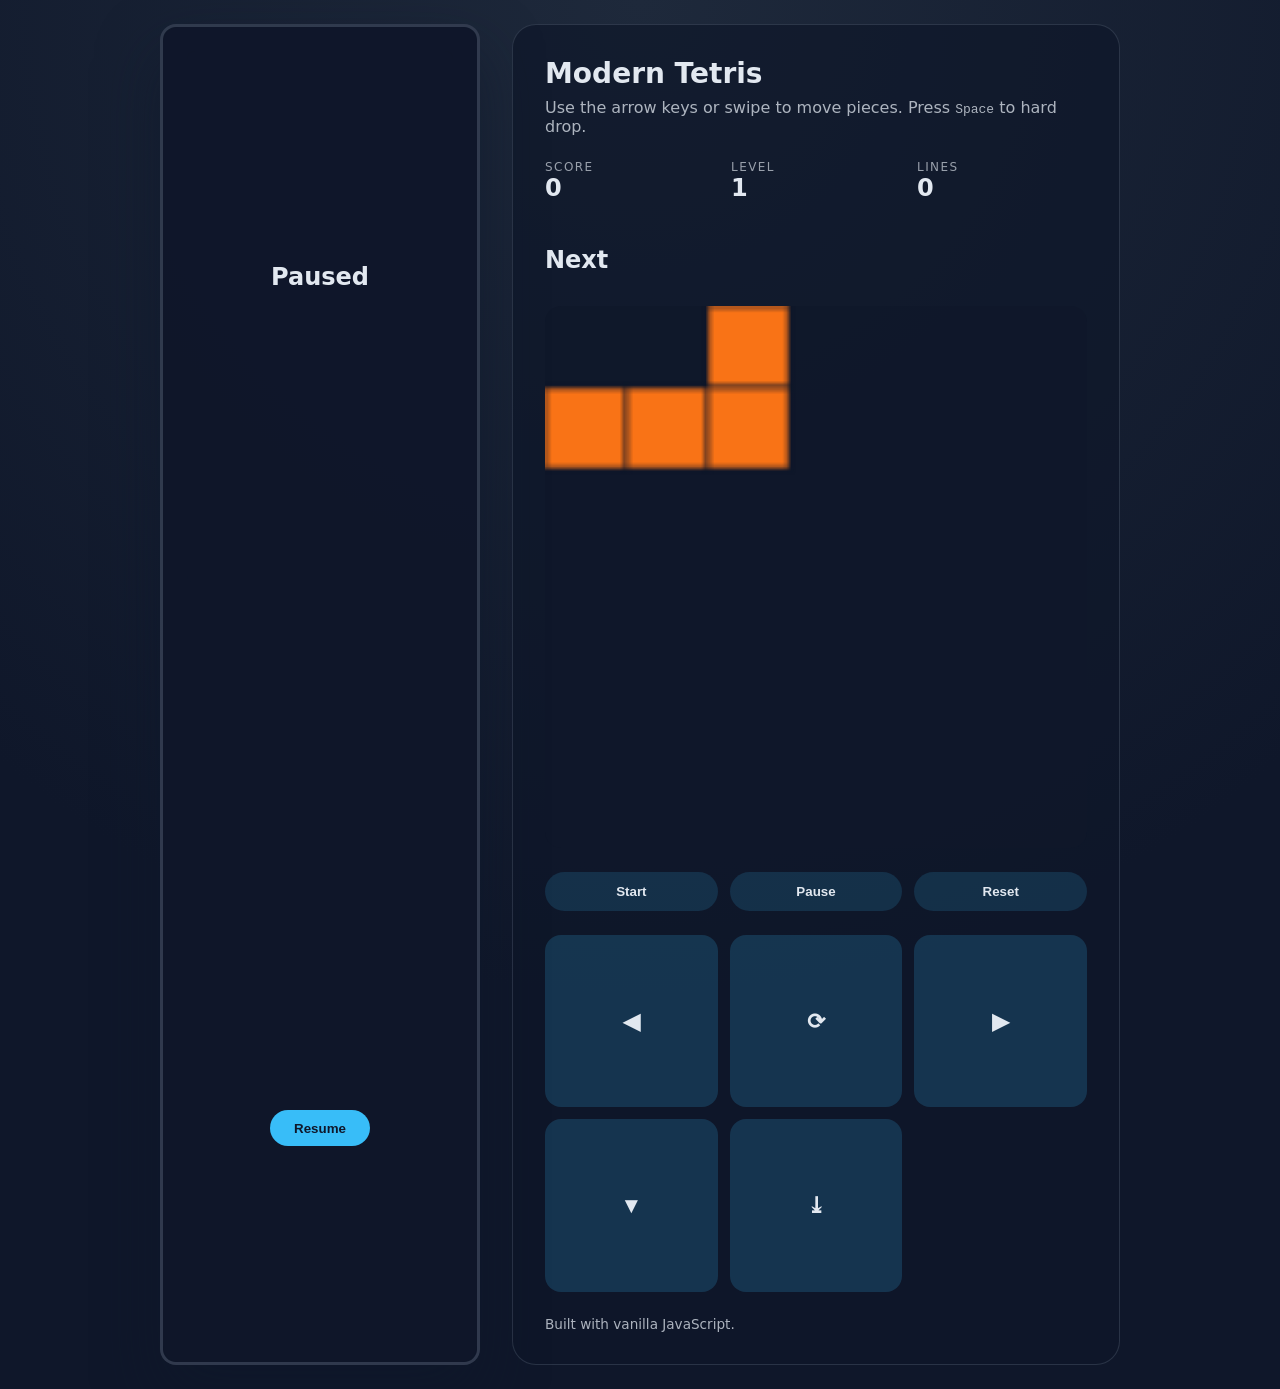
<file: index.html>
<!DOCTYPE html>
<html lang="en">
<head>
  <meta charset="UTF-8">
  <meta name="viewport" content="width=device-width, initial-scale=1.0">
  <title>Tetris Game</title>
  <link rel="stylesheet" href="styles.css">
</head>
<body>
  <main class="app">
    <section class="playfield" aria-label="Tetris playfield">
      <canvas id="board" width="240" height="480" role="presentation"></canvas>
      <div class="overlay" id="overlay" hidden>
        <h1 id="overlay-title">Paused</h1>
        <p id="overlay-subtitle"></p>
        <button type="button" id="resume-btn">Resume</button>
      </div>
    </section>
    <aside class="sidebar">
      <header>
        <h1>Modern Tetris</h1>
        <p>Use the arrow keys or swipe to move pieces. Press <kbd>Space</kbd> to hard drop.</p>
      </header>
      <dl class="stats">
        <div>
          <dt>Score</dt>
          <dd id="score">0</dd>
        </div>
        <div>
          <dt>Level</dt>
          <dd id="level">1</dd>
        </div>
        <div>
          <dt>Lines</dt>
          <dd id="lines">0</dd>
        </div>
      </dl>
      <section class="next-piece">
        <h2>Next</h2>
        <canvas id="next" width="120" height="120" role="presentation"></canvas>
      </section>
      <div class="controls">
        <button type="button" id="start-btn">Start</button>
        <button type="button" id="pause-btn">Pause</button>
        <button type="button" id="reset-btn">Reset</button>
      </div>
      <section class="touch-pad" aria-label="On-screen controls">
        <button type="button" data-action="left" aria-label="Move left">◀</button>
        <button type="button" data-action="rotate" aria-label="Rotate">⟳</button>
        <button type="button" data-action="right" aria-label="Move right">▶</button>
        <button type="button" data-action="down" aria-label="Soft drop">▼</button>
        <button type="button" data-action="drop" aria-label="Hard drop">⤓</button>
      </section>
      <footer>
        <p>Built with vanilla JavaScript.</p>
      </footer>
    </aside>
  </main>
  <script src="script.js" type="module"></script>
</body>
</html>
</file>
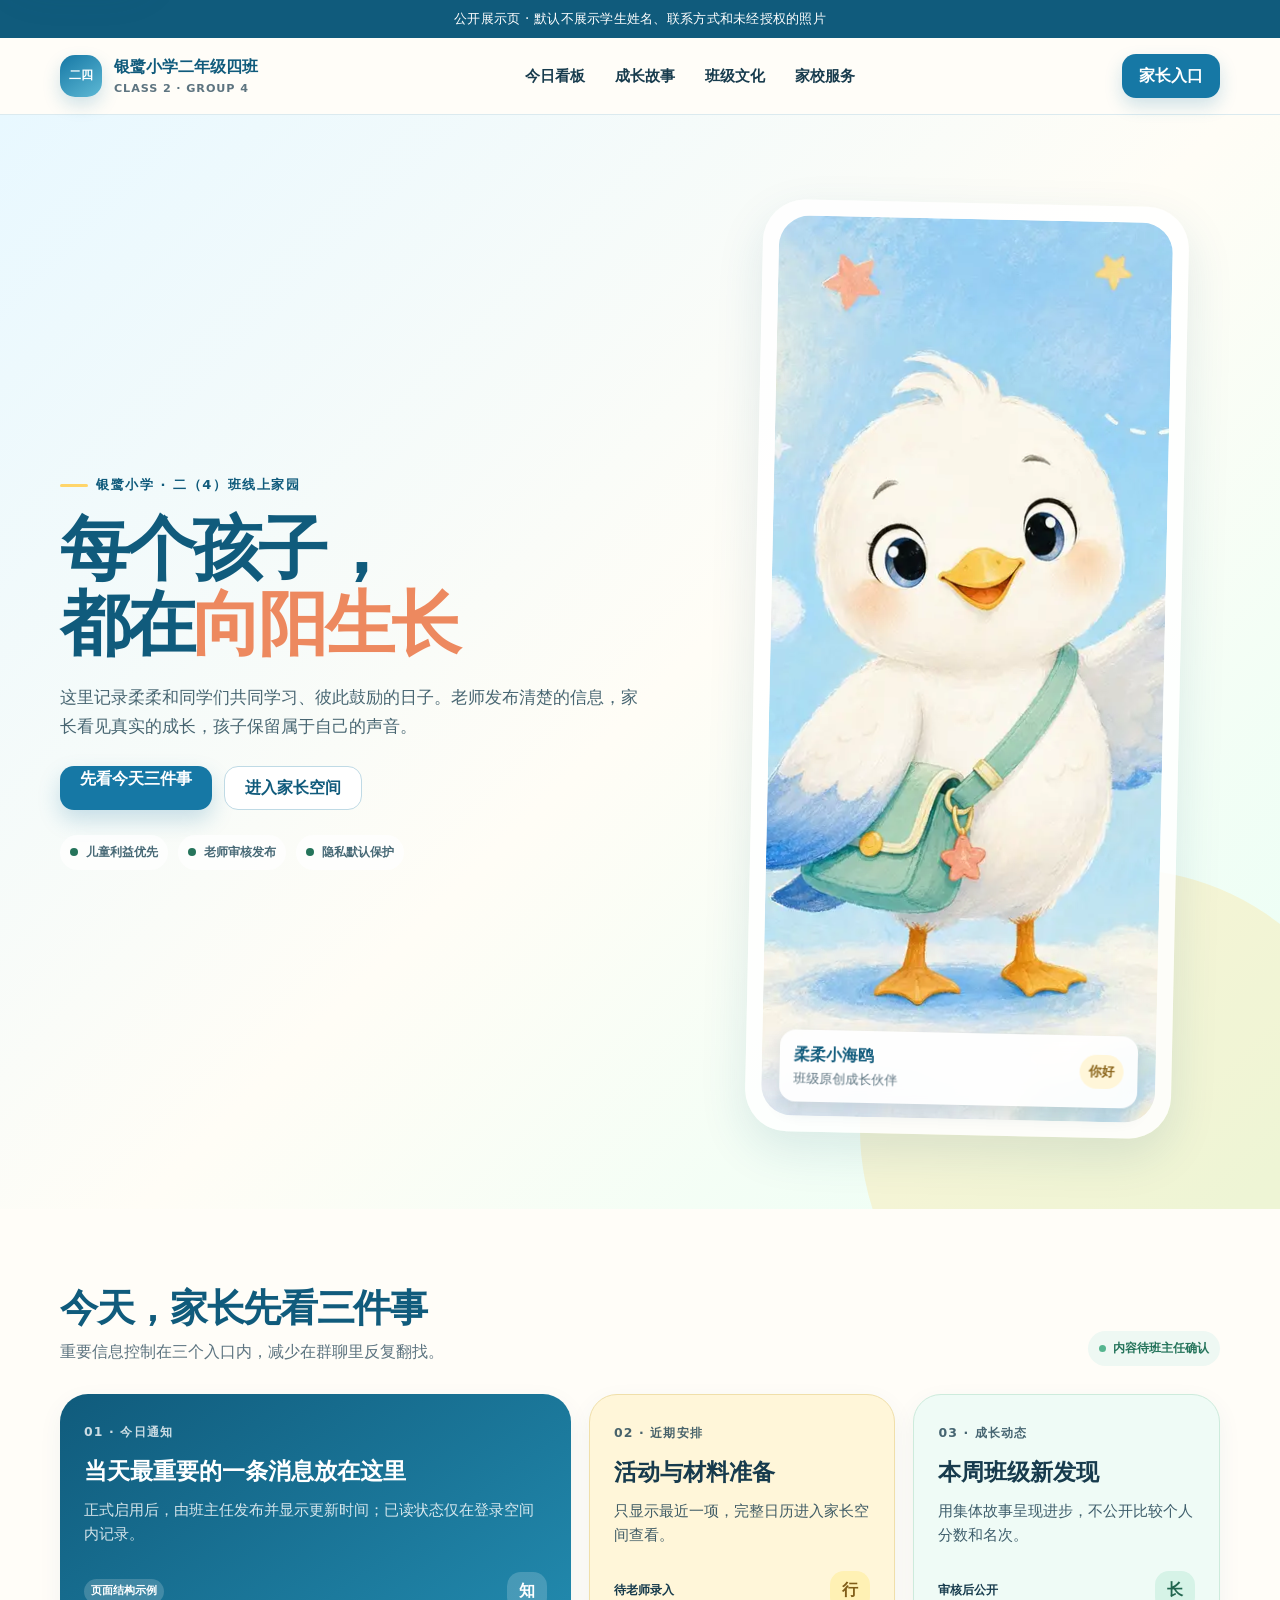
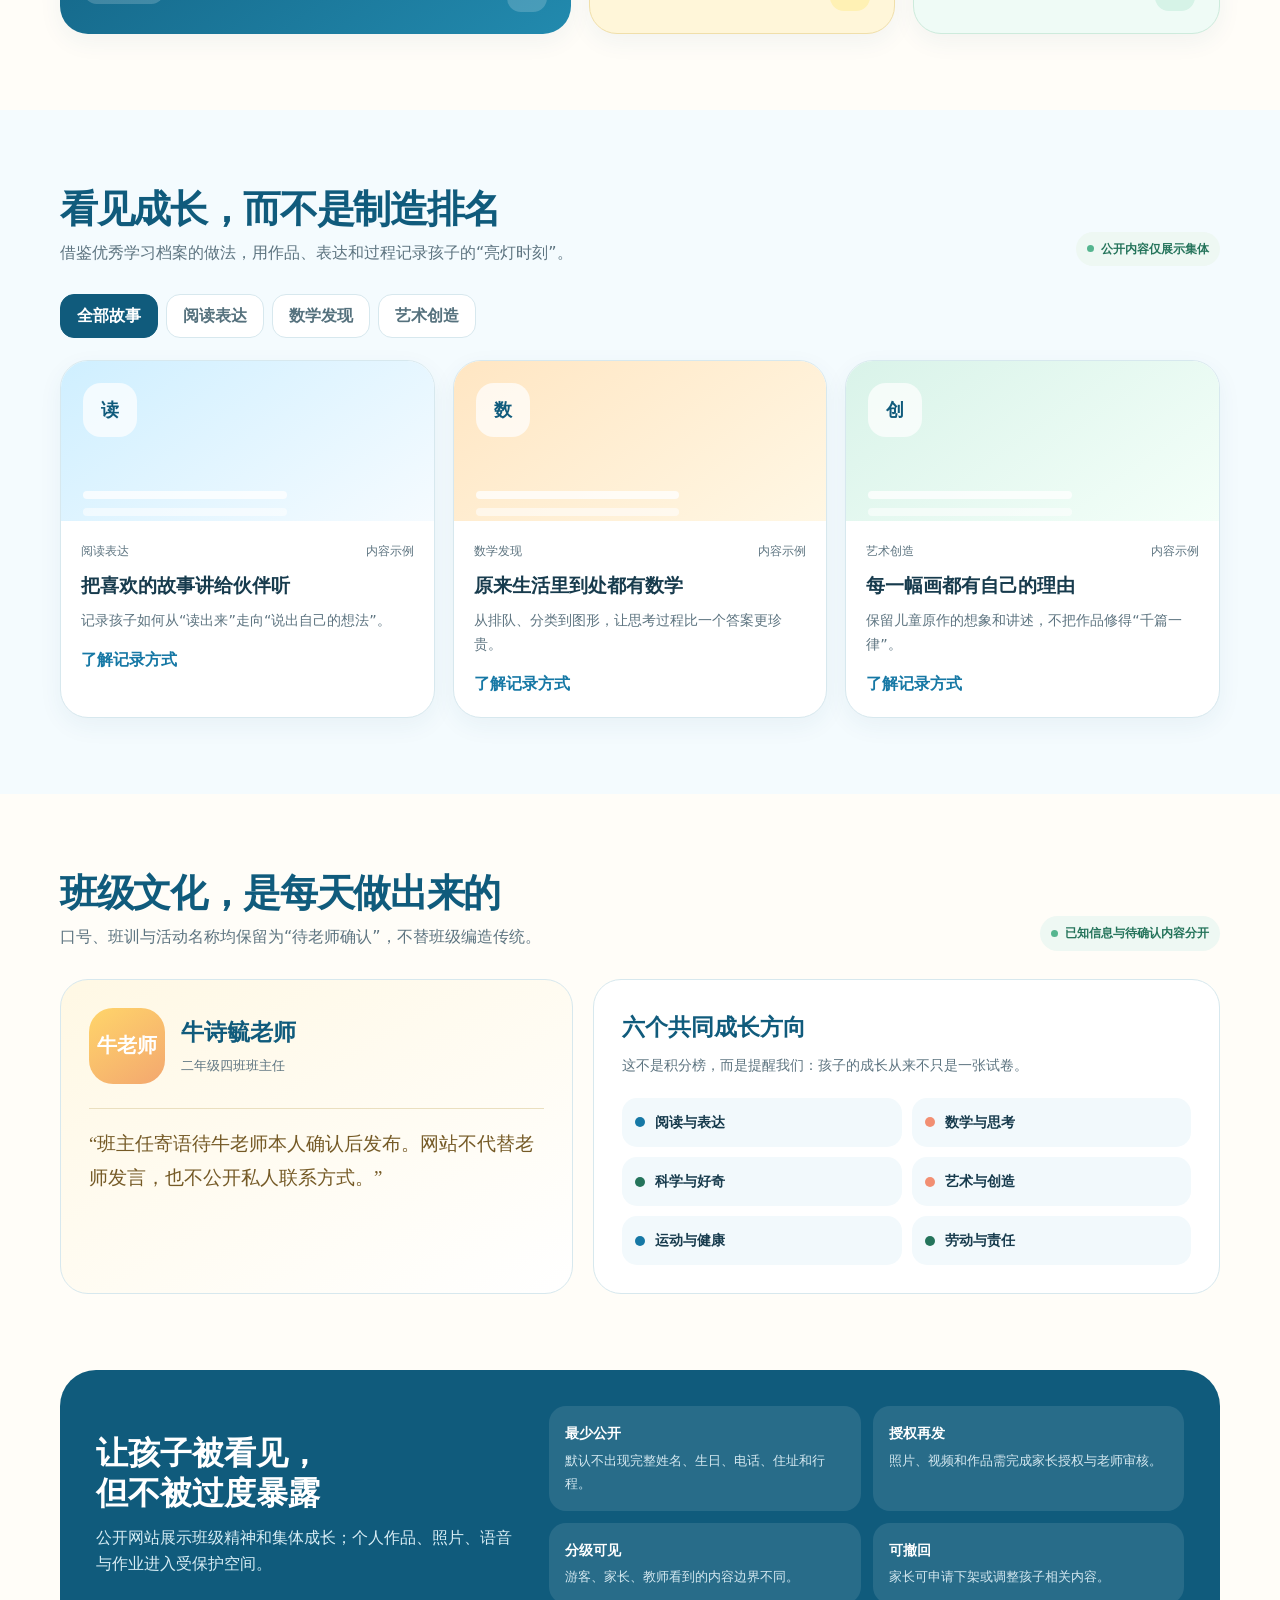
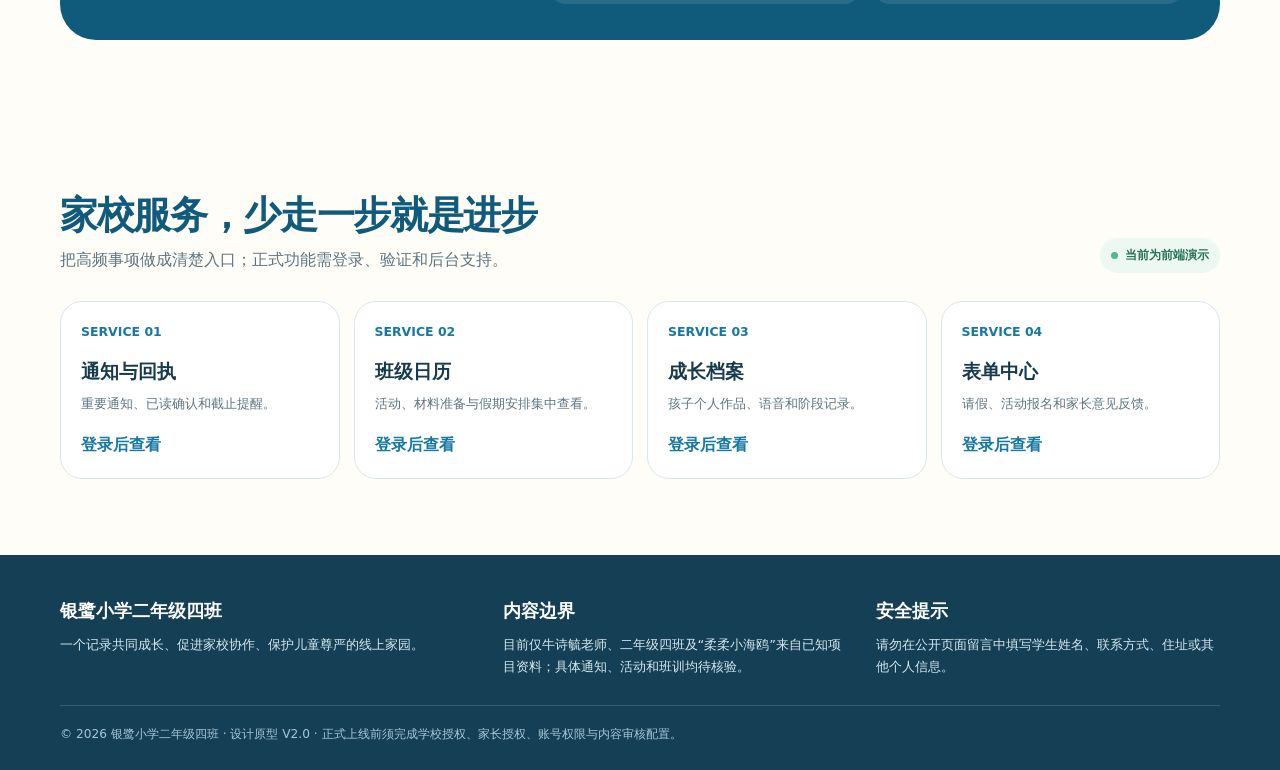
<file: class-website/index.html>
<!doctype html>
<html lang="zh-CN">
<head>
  <meta charset="utf-8">
  <meta name="viewport" content="width=device-width, initial-scale=1">
  <meta name="description" content="银鹭小学二年级四班线上家园：班级动态、成长展示与家校服务。">
  <meta name="theme-color" content="#1678a5">
  <title>银鹭小学二年级四班｜向阳生长</title>
  <style>
    :root {
      --ink:#173b4d; --muted:#5d7480; --sky:#dff4ff; --blue:#1678a5;
      --blue-dark:#105b7c; --sun:#ffd56a; --sun-soft:#fff6d9; --mint:#bfead8;
      --mint-dark:#25745b; --coral:#f28f72; --paper:#fffdf8; --white:#fff;
      --line:#d7e8ee; --shadow:0 18px 48px rgba(27,94,123,.12);
      --radius:28px; --radius-sm:18px; --max:1160px;
    }
    *{box-sizing:border-box}
    html{scroll-behavior:smooth;scroll-padding-top:96px}
    body{margin:0;color:var(--ink);background:var(--paper);font-family:"Microsoft YaHei","PingFang SC","Noto Sans CJK SC",system-ui,sans-serif;line-height:1.65}
    button,a{font:inherit}button{color:inherit}a{color:inherit;text-decoration:none}
    img{display:block;max-width:100%}.container{width:min(var(--max),calc(100% - 36px));margin:auto}
    .skip{position:fixed;left:16px;top:-80px;background:var(--white);padding:10px 16px;border-radius:12px;z-index:30;box-shadow:var(--shadow)}
    .skip:focus{top:12px}.sr-only{position:absolute!important;width:1px!important;height:1px!important;padding:0!important;margin:-1px!important;overflow:hidden!important;clip:rect(0,0,0,0)!important;white-space:nowrap!important;border:0!important}
    :focus-visible{outline:3px solid #e8774f;outline-offset:3px}
    .public-bar{background:var(--blue-dark);color:#fff;text-align:center;padding:8px 16px;font-size:.84rem;letter-spacing:.02em}
    .site-header{position:sticky;top:0;z-index:20;background:rgba(255,253,248,.94);backdrop-filter:blur(14px);border-bottom:1px solid rgba(215,232,238,.9)}
    .header-inner{height:76px;display:flex;align-items:center;justify-content:space-between;gap:24px}
    .brand{display:flex;align-items:center;gap:12px;font-weight:900;color:var(--blue-dark);white-space:nowrap}
    .brand-mark{width:42px;height:42px;border-radius:15px;background:linear-gradient(145deg,var(--blue),#5eb9d5);display:grid;place-items:center;color:#fff;font-size:.74rem;box-shadow:0 8px 18px rgba(22,120,165,.2)}
    .brand small{display:block;color:var(--muted);font-weight:600;font-size:.7rem;letter-spacing:.08em}
    .nav-links{display:flex;align-items:center;gap:6px}.nav-links a{padding:10px 12px;border-radius:12px;font-size:.92rem;font-weight:700}
    .nav-links a:hover{background:var(--sky);color:var(--blue-dark)}
    .parent-entry,.menu-button,.ghost-button,.primary-button,.tab-button,.modal-close{min-height:44px;border:0;border-radius:14px;cursor:pointer;font-weight:800}
    .parent-entry{padding:0 17px;background:var(--blue);color:#fff;box-shadow:0 8px 18px rgba(22,120,165,.2)}
    .menu-button{display:none;width:46px;background:var(--sky);font-size:0;position:relative}
    .menu-button::before,.menu-button::after,.menu-button span{content:"";position:absolute;left:13px;right:13px;height:2px;border-radius:2px;background:var(--blue-dark)}
    .menu-button::before{top:14px}.menu-button span{top:21px}.menu-button::after{top:28px}

    .hero{position:relative;overflow:hidden;padding:72px 0 58px;background:linear-gradient(135deg,#e8f8ff 0%,#fffdf6 52%,#e8fff5 100%)}
    .hero::before{content:"";position:absolute;inset:auto -100px -180px auto;width:520px;height:520px;border-radius:50%;background:rgba(255,213,106,.23)}
    .hero-grid{position:relative;display:grid;grid-template-columns:1.08fr .92fr;gap:60px;align-items:center}
    .kicker{display:inline-flex;align-items:center;gap:8px;margin-bottom:16px;color:var(--blue-dark);font-size:.82rem;font-weight:900;letter-spacing:.12em}
    .kicker::before{content:"";width:28px;height:3px;border-radius:9px;background:var(--sun)}
    h1{font-size:clamp(2.7rem,5.5vw,5.4rem);line-height:1.06;letter-spacing:-.055em;margin:0;color:var(--blue-dark)}
    h1 .accent{color:#ed895f} .hero-copy{max-width:630px;margin:22px 0 26px;font-size:1.08rem;color:#486672}
    .hero-actions{display:flex;gap:12px;flex-wrap:wrap}.primary-button,.ghost-button{padding:0 20px}
    .primary-button{background:var(--blue);color:#fff;box-shadow:0 10px 22px rgba(22,120,165,.22)}
    .ghost-button{background:#fff;border:1px solid #bfdae5;color:var(--blue-dark)}
    .trust-row{display:flex;flex-wrap:wrap;gap:10px;margin-top:25px}.trust-chip{display:flex;align-items:center;gap:8px;padding:7px 10px;border-radius:999px;background:rgba(255,255,255,.72);font-size:.78rem;font-weight:700;color:#476976}
    .trust-chip i{width:8px;height:8px;border-radius:50%;background:var(--mint-dark)}
    .mascot-card{position:relative;padding:16px;border-radius:42px;background:rgba(255,255,255,.85);box-shadow:var(--shadow);transform:rotate(1.2deg)}
    .mascot-card img{width:100%;aspect-ratio:1/1;object-fit:cover;border-radius:31px}
    .mascot-caption{position:absolute;left:34px;right:34px;bottom:30px;display:flex;justify-content:space-between;align-items:center;gap:12px;padding:12px 14px;border-radius:16px;background:rgba(255,255,255,.91);backdrop-filter:blur(10px);font-size:.83rem;box-shadow:0 8px 18px rgba(29,77,96,.12)}
    .mascot-caption strong{display:block;color:var(--blue-dark);font-size:1rem}.mascot-caption span{color:var(--muted)}
    .mascot-badge{flex:none;padding:6px 9px;border-radius:999px;background:var(--sun-soft);color:#8a6419;font-weight:900}

    section{padding:76px 0}.section-head{display:flex;justify-content:space-between;align-items:end;gap:24px;margin-bottom:28px}
    .section-head h2{margin:0;font-size:clamp(1.8rem,3vw,2.7rem);line-height:1.2;color:var(--blue-dark);letter-spacing:-.035em}.section-head p{margin:8px 0 0;color:var(--muted)}
    .status{display:inline-flex;align-items:center;gap:7px;padding:7px 11px;border-radius:999px;background:#eef8f3;color:var(--mint-dark);font-size:.78rem;font-weight:800;white-space:nowrap}.status::before{content:"";width:7px;height:7px;border-radius:50%;background:#55b58f}
    .today-grid{display:grid;grid-template-columns:1.25fr .75fr .75fr;gap:18px}
    .today-card{position:relative;min-height:240px;padding:24px;border:1px solid var(--line);border-radius:var(--radius);background:#fff;overflow:hidden;box-shadow:0 8px 24px rgba(29,86,111,.06)}
    .today-card.primary{background:linear-gradient(145deg,var(--blue-dark),#228aae);color:#fff;border:0}
    .today-card.sun{background:var(--sun-soft);border-color:#f0dfaa}.today-card.mint{background:#effbf6;border-color:#cdebdc}
    .card-label{font-size:.78rem;font-weight:900;letter-spacing:.09em;opacity:.78}.today-card h3{margin:12px 0 10px;font-size:1.46rem;line-height:1.35}.today-card p{margin:0;color:inherit;opacity:.82;font-size:.92rem}
    .card-footer{position:absolute;left:24px;right:24px;bottom:22px;display:flex;justify-content:space-between;align-items:center;gap:10px;font-size:.78rem;font-weight:800}
    .card-index{width:40px;height:40px;border-radius:14px;display:grid;place-items:center;background:rgba(255,255,255,.18);font-size:1rem}.sun .card-index{background:#fff1b4;color:#805d18}.mint .card-index{background:#d6f3e7;color:#21664f}
    .sample-note{display:inline-block;padding:3px 7px;border-radius:999px;background:rgba(255,255,255,.18);font-size:.7rem}

    .growth-section{background:#f4fbfe}.tabs{display:flex;gap:8px;flex-wrap:wrap;margin-bottom:22px}.tab-button{padding:0 16px;background:#fff;border:1px solid var(--line);color:#55717d}.tab-button[aria-selected="true"]{background:var(--blue-dark);color:#fff;border-color:var(--blue-dark)}
    .story-grid{display:grid;grid-template-columns:repeat(3,1fr);gap:18px}.story-card{border-radius:var(--radius);background:#fff;border:1px solid var(--line);overflow:hidden;box-shadow:0 8px 24px rgba(29,86,111,.06)}
    .story-cover{height:160px;padding:22px;display:flex;flex-direction:column;justify-content:space-between;background:linear-gradient(145deg,#cfefff,#f5fbff)}.story-card:nth-child(2) .story-cover{background:linear-gradient(145deg,#ffe6c3,#fff7e4)}.story-card:nth-child(3) .story-cover{background:linear-gradient(145deg,#d9f3e9,#f4fff9)}
    .cover-mark{width:54px;height:54px;border-radius:18px;background:rgba(255,255,255,.72);display:grid;place-items:center;font-weight:900;color:var(--blue-dark);font-size:1.1rem}.cover-line{width:62%;height:8px;border-radius:9px;background:rgba(255,255,255,.78);box-shadow:0 17px 0 rgba(255,255,255,.56)}
    .story-body{padding:20px}.story-meta{display:flex;justify-content:space-between;align-items:center;gap:10px;color:var(--muted);font-size:.76rem}.story-body h3{margin:9px 0 8px;font-size:1.18rem}.story-body p{margin:0;color:var(--muted);font-size:.9rem}.story-body button{margin-top:14px;padding:0;background:transparent;border:0;color:var(--blue);font-weight:900;cursor:pointer}
    .empty-panel{display:none;padding:42px 20px;text-align:center;border:1px dashed #a9cfdc;border-radius:var(--radius);background:#fff;color:var(--muted)}

    .values-grid{display:grid;grid-template-columns:.9fr 1.1fr;gap:20px}.teacher-card,.growth-map{border-radius:var(--radius);border:1px solid var(--line);background:#fff;padding:28px}
    .teacher-card{background:linear-gradient(150deg,#fff8e4,#fff)}.teacher-top{display:flex;align-items:center;gap:16px}.teacher-avatar{width:76px;height:76px;border-radius:24px;background:linear-gradient(145deg,var(--sun),#f3a76f);display:grid;place-items:center;color:#fff;font-weight:900;font-size:1.25rem}.teacher-card h3{margin:0;font-size:1.45rem;color:var(--blue-dark)}.teacher-card small{color:var(--muted)}
    .quote{margin:24px 0 0;padding:18px 0 0;border-top:1px solid #eadfbf;font-family:"KaiTi","STKaiti",serif;font-size:1.18rem;line-height:1.8;color:#755a26}
    .growth-map h3{margin:0 0 8px;font-size:1.45rem;color:var(--blue-dark)}.growth-map>p{margin:0 0 20px;color:var(--muted);font-size:.9rem}
    .ability-list{display:grid;grid-template-columns:repeat(2,1fr);gap:10px}.ability{padding:13px;border-radius:15px;background:#f2f9fc;display:flex;align-items:center;gap:10px;font-size:.88rem;font-weight:800}.ability i{width:10px;height:10px;border-radius:50%;background:var(--blue)}.ability:nth-child(2n) i{background:var(--coral)}.ability:nth-child(3n) i{background:var(--mint-dark)}

    .privacy-section{padding-top:0}.privacy-box{display:grid;grid-template-columns:.8fr 1.2fr;gap:30px;align-items:center;padding:36px;border-radius:36px;background:var(--blue-dark);color:#fff;overflow:hidden}.privacy-box h2{margin:0;font-size:2rem;line-height:1.25}.privacy-box p{margin:12px 0 0;color:#d7edf5}.privacy-list{display:grid;grid-template-columns:repeat(2,1fr);gap:12px}.privacy-item{padding:16px;border-radius:17px;background:rgba(255,255,255,.1);font-size:.88rem}.privacy-item strong{display:block;margin-bottom:3px;color:#fff}.privacy-item span{color:#d5e9f1;font-size:.8rem}

    .service-grid{display:grid;grid-template-columns:repeat(4,1fr);gap:14px}.service-card{min-height:176px;padding:20px;border:1px solid var(--line);border-radius:22px;background:#fff;display:flex;flex-direction:column;justify-content:space-between}.service-number{color:var(--blue);font-weight:900;font-size:.78rem}.service-card h3{margin:14px 0 6px}.service-card p{margin:0;color:var(--muted);font-size:.84rem}.service-card button{align-self:flex-start;margin-top:16px;padding:0;border:0;background:transparent;color:var(--blue);font-weight:900;cursor:pointer}

    footer{padding:42px 0 26px;background:#143f55;color:#d5e8ef}.footer-grid{display:grid;grid-template-columns:1.2fr 1fr 1fr;gap:30px}.footer-title{font-size:1.1rem;color:#fff;font-weight:900}.footer-grid p,.footer-grid li{margin:8px 0 0;font-size:.82rem}.footer-grid ul{list-style:none;padding:0;margin:0}.footer-bottom{margin-top:28px;padding-top:18px;border-top:1px solid rgba(255,255,255,.14);font-size:.76rem;color:#a8c7d3}

    dialog{width:min(500px,calc(100% - 32px));border:0;border-radius:26px;padding:0;box-shadow:0 24px 80px rgba(11,52,70,.35)}dialog::backdrop{background:rgba(9,44,59,.58);backdrop-filter:blur(4px)}
    .modal{padding:28px}.modal-head{display:flex;justify-content:space-between;align-items:start;gap:20px}.modal h2{margin:0;color:var(--blue-dark)}.modal p{color:var(--muted)}.modal-close{width:44px;flex:none;background:var(--sky);font-size:1.2rem}.role-list{display:grid;gap:10px;margin-top:20px}.role-option{padding:15px 16px;border-radius:16px;border:1px solid var(--line);background:#f8fcfd;text-align:left}.role-option strong{display:block;color:var(--blue-dark)}.role-option small{color:var(--muted)}.modal-note{margin-top:18px;padding:12px;border-radius:14px;background:var(--sun-soft);font-size:.78rem;color:#795e23}

    @media(max-width:960px){
      .nav-links{display:none}.menu-button{display:block}.header-actions{display:flex;gap:8px}.parent-entry{display:none}
      .nav-links.open{display:flex;position:absolute;left:0;right:0;top:76px;padding:12px 18px 18px;background:var(--paper);border-bottom:1px solid var(--line);flex-direction:column;align-items:stretch}.nav-links.open a{padding:12px}
      .hero-grid{grid-template-columns:1fr .78fr;gap:32px}.today-grid{grid-template-columns:1fr 1fr}.today-card.primary{grid-row:span 2}.story-grid{grid-template-columns:1fr 1fr}.story-card:last-child{grid-column:span 2}.service-grid{grid-template-columns:1fr 1fr}
    }
    @media(max-width:720px){
      .container{width:min(100% - 28px,var(--max))}.public-bar{font-size:.76rem}.header-inner{height:68px}.brand small{display:none}.nav-links.open{top:68px}
      .hero{padding:40px 0 46px}.hero-grid{grid-template-columns:1fr}.mascot-card{order:-1;width:min(82%,360px);justify-self:center;border-radius:30px}.mascot-card img{border-radius:22px}.mascot-caption{left:24px;right:24px;bottom:24px}.hero-copy{font-size:1rem}.hero-actions>*{flex:1}.trust-row{gap:7px}
      section{padding:54px 0}.section-head{align-items:start;flex-direction:column;gap:10px}.today-grid,.story-grid,.values-grid,.privacy-box{grid-template-columns:1fr}.today-card{min-height:215px}.today-card.primary{grid-row:auto}.story-card:last-child{grid-column:auto}.privacy-box{padding:26px}.privacy-list{grid-template-columns:1fr}.service-grid{grid-template-columns:1fr 1fr}.footer-grid{grid-template-columns:1fr}.ability-list{grid-template-columns:1fr 1fr}
    }
    @media(max-width:430px){.service-grid,.ability-list{grid-template-columns:1fr}.hero-actions{flex-direction:column}.hero-actions>*{width:100%}.mascot-caption{position:static;margin-top:12px;background:#fff}.mascot-card{padding:12px}.teacher-top{align-items:flex-start}.section-head h2{font-size:1.75rem}}
    @media(prefers-reduced-motion:reduce){html{scroll-behavior:auto}*,*::before,*::after{animation-duration:.01ms!important;animation-iteration-count:1!important;transition-duration:.01ms!important}}
  </style>
</head>
<body>
  <a class="skip" href="#main">跳到主要内容</a>
  <div class="public-bar">公开展示页 · 默认不展示学生姓名、联系方式和未经授权的照片</div>
  <header class="site-header">
    <div class="container header-inner">
      <a class="brand" href="#top" aria-label="返回首页">
        <span class="brand-mark" aria-hidden="true">二四</span>
        <span>银鹭小学二年级四班<small>CLASS 2 · GROUP 4</small></span>
      </a>
      <nav class="nav-links" id="site-nav" aria-label="主导航">
        <a href="#today">今日看板</a><a href="#growth">成长故事</a><a href="#culture">班级文化</a><a href="#service">家校服务</a>
      </nav>
      <div class="header-actions">
        <button class="parent-entry" data-open-login>家长入口</button>
        <button class="menu-button" aria-label="打开导航" aria-controls="site-nav" aria-expanded="false"><span></span></button>
      </div>
    </div>
  </header>

  <main id="main">
    <section class="hero" id="top">
      <div class="container hero-grid">
        <div>
          <span class="kicker">银鹭小学 · 二（4）班线上家园</span>
          <h1>每个孩子，<br>都在<span class="accent">向阳生长</span></h1>
          <p class="hero-copy">这里记录柔柔和同学们共同学习、彼此鼓励的日子。老师发布清楚的信息，家长看见真实的成长，孩子保留属于自己的声音。</p>
          <div class="hero-actions">
            <a class="primary-button" href="#today">先看今天三件事</a>
            <button class="ghost-button" data-open-login>进入家长空间</button>
          </div>
          <div class="trust-row" aria-label="网站原则">
            <span class="trust-chip"><i></i>儿童利益优先</span><span class="trust-chip"><i></i>老师审核发布</span><span class="trust-chip"><i></i>隐私默认保护</span>
          </div>
        </div>
        <figure class="mascot-card">
          <img src="[data-uri]" width="900" height="900" alt="背着薄荷绿书包、在云朵间微笑的柔柔小海鸥吉祥物">
          <figcaption class="mascot-caption"><span><strong>柔柔小海鸥</strong>班级原创成长伙伴</span><b class="mascot-badge">你好</b></figcaption>
        </figure>
      </div>
    </section>

    <section id="today">
      <div class="container">
        <div class="section-head"><div><h2>今天，家长先看三件事</h2><p>重要信息控制在三个入口内，减少在群聊里反复翻找。</p></div><span class="status">内容待班主任确认</span></div>
        <div class="today-grid">
          <article class="today-card primary"><span class="card-label">01 · 今日通知</span><h3>当天最重要的一条消息放在这里</h3><p>正式启用后，由班主任发布并显示更新时间；已读状态仅在登录空间内记录。</p><div class="card-footer"><span class="sample-note">页面结构示例</span><span class="card-index">知</span></div></article>
          <article class="today-card sun"><span class="card-label">02 · 近期安排</span><h3>活动与材料准备</h3><p>只显示最近一项，完整日历进入家长空间查看。</p><div class="card-footer"><span>待老师录入</span><span class="card-index">行</span></div></article>
          <article class="today-card mint"><span class="card-label">03 · 成长动态</span><h3>本周班级新发现</h3><p>用集体故事呈现进步，不公开比较个人分数和名次。</p><div class="card-footer"><span>审核后公开</span><span class="card-index">长</span></div></article>
        </div>
      </div>
    </section>

    <section class="growth-section" id="growth">
      <div class="container">
        <div class="section-head"><div><h2>看见成长，而不是制造排名</h2><p>借鉴优秀学习档案的做法，用作品、表达和过程记录孩子的“亮灯时刻”。</p></div><span class="status">公开内容仅展示集体</span></div>
        <div class="tabs" role="tablist" aria-label="成长故事分类">
          <button class="tab-button" role="tab" aria-selected="true" data-filter="all">全部故事</button>
          <button class="tab-button" role="tab" aria-selected="false" data-filter="read">阅读表达</button>
          <button class="tab-button" role="tab" aria-selected="false" data-filter="math">数学发现</button>
          <button class="tab-button" role="tab" aria-selected="false" data-filter="art">艺术创造</button>
        </div>
        <div class="story-grid" id="story-grid">
          <article class="story-card" data-category="read"><div class="story-cover"><span class="cover-mark">读</span><span class="cover-line"></span></div><div class="story-body"><div class="story-meta"><span>阅读表达</span><span>内容示例</span></div><h3>把喜欢的故事讲给伙伴听</h3><p>记录孩子如何从“读出来”走向“说出自己的想法”。</p><button data-story="阅读表达">了解记录方式</button></div></article>
          <article class="story-card" data-category="math"><div class="story-cover"><span class="cover-mark">数</span><span class="cover-line"></span></div><div class="story-body"><div class="story-meta"><span>数学发现</span><span>内容示例</span></div><h3>原来生活里到处都有数学</h3><p>从排队、分类到图形，让思考过程比一个答案更珍贵。</p><button data-story="数学发现">了解记录方式</button></div></article>
          <article class="story-card" data-category="art"><div class="story-cover"><span class="cover-mark">创</span><span class="cover-line"></span></div><div class="story-body"><div class="story-meta"><span>艺术创造</span><span>内容示例</span></div><h3>每一幅画都有自己的理由</h3><p>保留儿童原作的想象和讲述，不把作品修得“千篇一律”。</p><button data-story="艺术创造">了解记录方式</button></div></article>
        </div>
        <div class="empty-panel" id="empty-panel">这个栏目正在等待老师和孩子们共同补充。</div>
      </div>
    </section>

    <section id="culture">
      <div class="container">
        <div class="section-head"><div><h2>班级文化，是每天做出来的</h2><p>口号、班训与活动名称均保留为“待老师确认”，不替班级编造传统。</p></div><span class="status">已知信息与待确认内容分开</span></div>
        <div class="values-grid">
          <article class="teacher-card"><div class="teacher-top"><div class="teacher-avatar" aria-hidden="true">牛老师</div><div><h3>牛诗毓老师</h3><small>二年级四班班主任</small></div></div><p class="quote">“班主任寄语待牛老师本人确认后发布。网站不代替老师发言，也不公开私人联系方式。”</p></article>
          <article class="growth-map"><h3>六个共同成长方向</h3><p>这不是积分榜，而是提醒我们：孩子的成长从来不只是一张试卷。</p><div class="ability-list"><span class="ability"><i></i>阅读与表达</span><span class="ability"><i></i>数学与思考</span><span class="ability"><i></i>科学与好奇</span><span class="ability"><i></i>艺术与创造</span><span class="ability"><i></i>运动与健康</span><span class="ability"><i></i>劳动与责任</span></div></article>
        </div>
      </div>
    </section>

    <section class="privacy-section" aria-labelledby="privacy-title">
      <div class="container privacy-box">
        <div><h2 id="privacy-title">让孩子被看见，<br>但不被过度暴露</h2><p>公开网站展示班级精神和集体成长；个人作品、照片、语音与作业进入受保护空间。</p></div>
        <div class="privacy-list"><div class="privacy-item"><strong>最少公开</strong><span>默认不出现完整姓名、生日、电话、住址和行程。</span></div><div class="privacy-item"><strong>授权再发</strong><span>照片、视频和作品需完成家长授权与老师审核。</span></div><div class="privacy-item"><strong>分级可见</strong><span>游客、家长、教师看到的内容边界不同。</span></div><div class="privacy-item"><strong>可撤回</strong><span>家长可申请下架或调整孩子相关内容。</span></div></div>
      </div>
    </section>

    <section id="service">
      <div class="container">
        <div class="section-head"><div><h2>家校服务，少走一步就是进步</h2><p>把高频事项做成清楚入口；正式功能需登录、验证和后台支持。</p></div><span class="status">当前为前端演示</span></div>
        <div class="service-grid"><article class="service-card"><span class="service-number">SERVICE 01</span><div><h3>通知与回执</h3><p>重要通知、已读确认和截止提醒。</p></div><button data-open-login>登录后查看</button></article><article class="service-card"><span class="service-number">SERVICE 02</span><div><h3>班级日历</h3><p>活动、材料准备与假期安排集中查看。</p></div><button data-open-login>登录后查看</button></article><article class="service-card"><span class="service-number">SERVICE 03</span><div><h3>成长档案</h3><p>孩子个人作品、语音和阶段记录。</p></div><button data-open-login>登录后查看</button></article><article class="service-card"><span class="service-number">SERVICE 04</span><div><h3>表单中心</h3><p>请假、活动报名和家长意见反馈。</p></div><button data-open-login>登录后查看</button></article></div>
      </div>
    </section>
  </main>

  <footer><div class="container"><div class="footer-grid"><div><div class="footer-title">银鹭小学二年级四班</div><p>一个记录共同成长、促进家校协作、保护儿童尊严的线上家园。</p></div><div><div class="footer-title">内容边界</div><p>目前仅牛诗毓老师、二年级四班及“柔柔小海鸥”来自已知项目资料；具体通知、活动和班训均待核验。</p></div><div><div class="footer-title">安全提示</div><p>请勿在公开页面留言中填写学生姓名、联系方式、住址或其他个人信息。</p></div></div><div class="footer-bottom">© 2026 银鹭小学二年级四班 · 设计原型 V2.0 · 正式上线前须完成学校授权、家长授权、账号权限与内容审核配置。</div></div></footer>

  <dialog id="login-dialog" aria-labelledby="login-title"><div class="modal"><div class="modal-head"><div><h2 id="login-title">家长空间尚未接入</h2><p>当前版本只演示入口和权限边界，不收集账号或任何个人信息。</p></div><button class="modal-close" aria-label="关闭弹窗" data-close>×</button></div><div class="role-list"><div class="role-option"><strong>家长 / 学生</strong><small>以后可查看个人作业、成长档案与班级通知。</small></div><div class="role-option"><strong>教师</strong><small>以后可发布内容、审核授权与处理反馈。</small></div></div><div class="modal-note">需要先建设安全后台、邀请制账号和审核日志，才能启用这些功能。</div></div></dialog>
  <dialog id="story-dialog" aria-labelledby="story-title"><div class="modal"><div class="modal-head"><div><h2 id="story-title">成长记录方式</h2><p id="story-copy"></p></div><button class="modal-close" aria-label="关闭弹窗" data-close>×</button></div><div class="modal-note">公开页面只展示集体主题；个人作品、语音和评价应进入经授权的家长空间。</div></div></dialog>

  <script>
    const menuButton=document.querySelector('.menu-button');
    const nav=document.querySelector('.nav-links');
    menuButton.addEventListener('click',()=>{const open=nav.classList.toggle('open');menuButton.setAttribute('aria-expanded',String(open));});
    nav.querySelectorAll('a').forEach(link=>link.addEventListener('click',()=>{nav.classList.remove('open');menuButton.setAttribute('aria-expanded','false');}));

    const loginDialog=document.getElementById('login-dialog');
    document.querySelectorAll('[data-open-login]').forEach(button=>button.addEventListener('click',()=>loginDialog.showModal()));
    document.querySelectorAll('[data-close]').forEach(button=>button.addEventListener('click',()=>button.closest('dialog').close()));
    document.querySelectorAll('dialog').forEach(dialog=>dialog.addEventListener('click',event=>{if(event.target===dialog)dialog.close();}));

    const tabs=[...document.querySelectorAll('.tab-button')];
    const stories=[...document.querySelectorAll('.story-card')];
    const empty=document.getElementById('empty-panel');
    tabs.forEach(tab=>tab.addEventListener('click',()=>{tabs.forEach(item=>item.setAttribute('aria-selected','false'));tab.setAttribute('aria-selected','true');const filter=tab.dataset.filter;let visible=0;stories.forEach(story=>{const show=filter==='all'||story.dataset.category===filter;story.hidden=!show;if(show)visible+=1;});empty.style.display=visible?'none':'block';}));

    const storyDialog=document.getElementById('story-dialog');
    const storyCopy=document.getElementById('story-copy');
    document.querySelectorAll('[data-story]').forEach(button=>button.addEventListener('click',()=>{storyCopy.textContent=button.dataset.story+'采用“作品或活动片段 + 孩子的自述 + 老师的观察”三部分记录，避免只用分数定义成长。';storyDialog.showModal();}));
  </script>
</body>
</html>
</file>
<file: styles.css>
:root {
  color-scheme: light dark;
  font-family: "Inter", system-ui, -apple-system, BlinkMacSystemFont, "Segoe UI", sans-serif;
  --bg: #0f172a;
  --surface: #1e293b;
  --text: #e2e8f0;
  --accent: #38bdf8;
  --accent-dark: #0284c7;
}

* {
  box-sizing: border-box;
}

body {
  margin: 0;
  min-height: 100vh;
  background: radial-gradient(circle at top, #1e293b, #0f172a 65%);
  color: var(--text);
  display: grid;
  place-items: center;
  padding: 1.5rem;
}

.app {
  display: grid;
  gap: 2rem;
  grid-template-columns: minmax(0, 1fr);
  max-width: 960px;
  width: 100%;
  align-items: start;
}

.playfield {
  position: relative;
  width: min(100%, 240px);
  margin: 0 auto;
  background: rgba(15, 23, 42, 0.9);
  border: 3px solid rgba(148, 163, 184, 0.25);
  border-radius: 1rem;
  padding: 1.5rem;
  box-shadow: 0 30px 60px rgba(15, 23, 42, 0.55);
}

#board {
  display: block;
  width: 100%;
  height: auto;
  background: rgba(15, 23, 42, 0.75);
  border-radius: 0.5rem;
}

.overlay {
  position: absolute;
  inset: 0;
  padding: 2rem;
  display: grid;
  place-items: center;
  text-align: center;
  background: rgba(15, 23, 42, 0.82);
  border-radius: 1rem;
  gap: 1rem;
}

.overlay button {
  padding: 0.65rem 1.5rem;
  background: var(--accent);
  border: none;
  border-radius: 999px;
  color: #0f172a;
  font-weight: 600;
  cursor: pointer;
  transition: background 160ms ease;
}

.overlay button:hover,
.overlay button:focus {
  background: var(--accent-dark);
}

.sidebar {
  background: rgba(15, 23, 42, 0.7);
  border-radius: 1.5rem;
  padding: 2rem;
  display: grid;
  gap: 1.5rem;
  border: 1px solid rgba(148, 163, 184, 0.2);
}

.sidebar h1 {
  margin: 0 0 0.5rem;
  font-size: 1.75rem;
}

.sidebar p {
  margin: 0;
  color: rgba(226, 232, 240, 0.75);
}

.stats {
  display: grid;
  gap: 1rem;
  grid-template-columns: repeat(3, minmax(0, 1fr));
  margin: 0;
}

.stats dt {
  color: rgba(226, 232, 240, 0.65);
  font-size: 0.75rem;
  text-transform: uppercase;
  letter-spacing: 0.12em;
}

.stats dd {
  margin: 0;
  font-size: 1.5rem;
  font-weight: 700;
}

.next-piece {
  display: grid;
  gap: 0.75rem;
}

#next {
  width: 100%;
  height: auto;
  border-radius: 1rem;
  background: rgba(15, 23, 42, 0.75);
}

.controls {
  display: flex;
  flex-wrap: wrap;
  gap: 0.75rem;
}

.controls button {
  flex: 1 1 120px;
  padding: 0.75rem 1rem;
  border-radius: 999px;
  border: none;
  font-weight: 600;
  background: rgba(56, 189, 248, 0.15);
  color: var(--text);
  cursor: pointer;
  transition: background 160ms ease, transform 160ms ease;
}

.controls button:hover,
.controls button:focus {
  background: rgba(56, 189, 248, 0.35);
  transform: translateY(-1px);
}

.controls button:active {
  transform: translateY(1px);
}

.touch-pad {
  display: grid;
  grid-template-columns: repeat(3, minmax(0, 1fr));
  gap: 0.75rem;
  align-items: center;
}

.touch-pad button {
  aspect-ratio: 1;
  border-radius: 1rem;
  border: none;
  background: rgba(56, 189, 248, 0.18);
  color: var(--text);
  font-size: 1.4rem;
  font-weight: 700;
  display: grid;
  place-items: center;
  cursor: pointer;
  transition: background 160ms ease, transform 160ms ease;
}

.touch-pad button:hover,
.touch-pad button:focus {
  background: rgba(56, 189, 248, 0.4);
  transform: translateY(-1px);
}

.touch-pad button:active {
  transform: translateY(1px);
}

footer {
  font-size: 0.85rem;
  color: rgba(226, 232, 240, 0.6);
}

@media (min-width: 768px) {
  .app {
    grid-template-columns: minmax(0, 320px) minmax(320px, 1fr);
    align-items: stretch;
  }

  .playfield {
    width: 320px;
  }

  #board {
    width: 100%;
    height: auto;
  }
}

@media (max-width: 640px) {
  body {
    padding: 1rem;
  }

  .app {
    gap: 1.5rem;
  }
}
</file>
